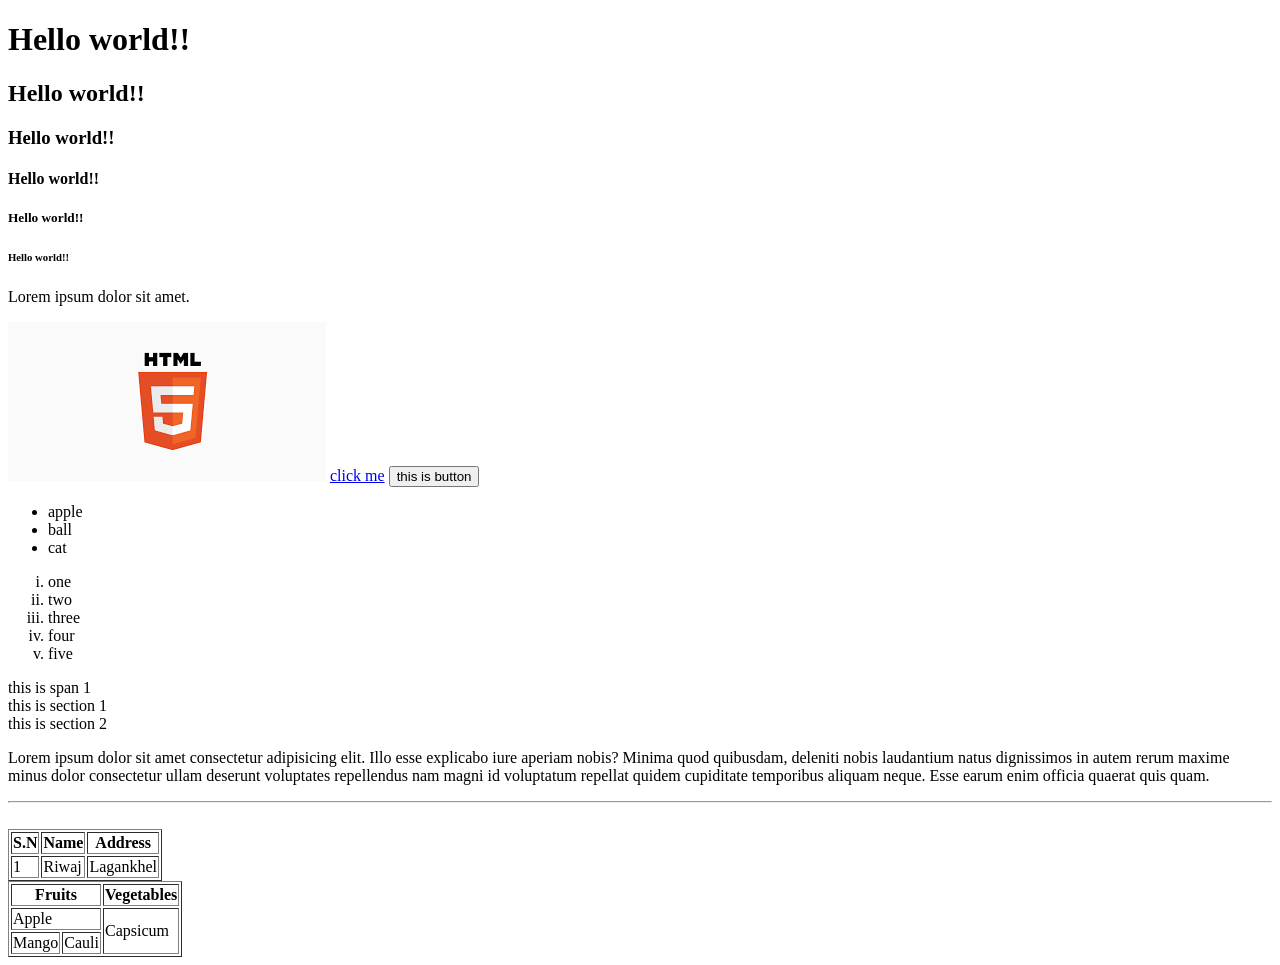
<file: index.html>
<!doctype html>
<html lang="en">
  <head>
    <meta charset="UTF-8" />
    <meta name="viewport" content="width=device-width, initial-scale=1.0" />
    <title>My first html</title>
  </head>
  <body>
    <!-- <tags> -->
    <!-- <tag>content</tag>   -> element -->
    <header></header>
    <nav></nav>
    <main>
      <div></div>
      <section></section>
      <article></article>
      <figure></figure>
    </main>
    <h1>Hello world!!</h1>
    <h2>Hello world!!</h2>
    <h3>Hello world!!</h3>
    <h4>Hello world!!</h4>
    <h5>Hello world!!</h5>
    <h6>Hello world!!</h6>

    <p>Lorem ipsum dolor sit amet.</p>
    <img
      src="[data-uri]"
      alt="html ko image"
    />

    <a href="https://www.lftechnology.com/" target="_blank">click me</a>

    <button>this is button</button>

    <ul type="disc">
      <li>apple</li>
      <li>ball</li>
      <li>cat</li>
    </ul>

    <ol type="i">
      <li>one</li>
      <li>two</li>
      <li>three</li>
      <li>four</li>
      <li>five</li>
    </ol>

    <span>this is span 1</span>

    <div>this is section 1</div>

    <div>this is section 2</div>

    <p>
      Lorem ipsum dolor sit amet consectetur adipisicing elit. Illo esse
      explicabo iure aperiam nobis? Minima quod quibusdam, deleniti nobis
      laudantium natus dignissimos in autem rerum maxime minus dolor consectetur
      ullam deserunt voluptates repellendus nam magni id voluptatum repellat
      quidem cupiditate temporibus aliquam neque. Esse earum enim officia
      quaerat quis quam.
    </p>

    <hr />
    <br />

    <table border="1">
      <tr>
        <th>S.N</th>
        <th>Name</th>
        <th>Address </th>
      </tr>
      <tr>
        <td>1</td>
        <td>Riwaj</td>
        <td>Lagankhel</td>
      </tr>
    </table>


    <table border="1">
        <tr >
            <th colspan="2">Fruits</th>
            <th>Vegetables</th>
        </tr>
        <tr>
            <td colspan="2">Apple</td>
            <td rowspan="2">Capsicum</td>
        </tr>
        <tr>
            <td >Mango</td>
            <td>Cauli</td>
        </tr>
    </table>
  </body>
</html>
</file>
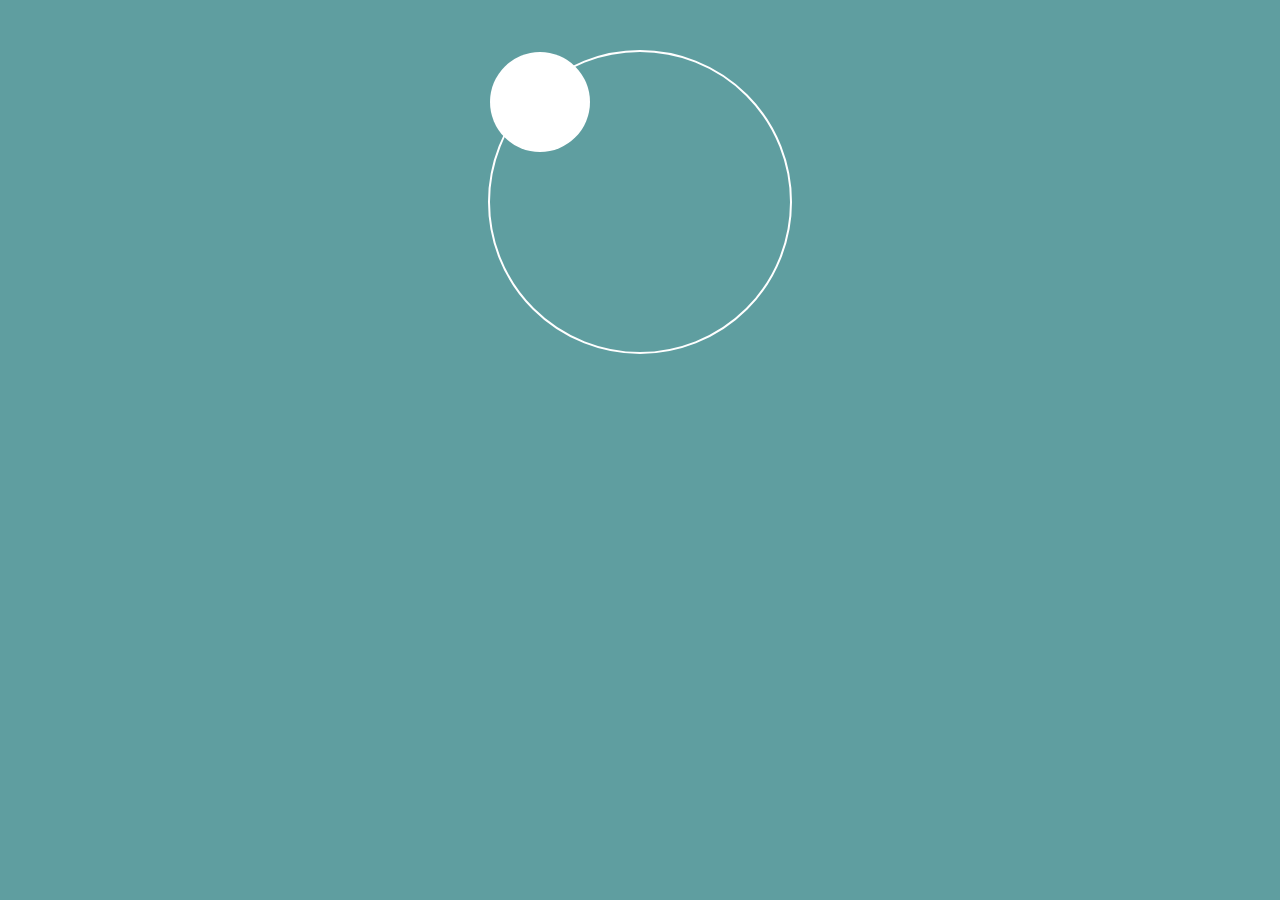
<file: animation.html>
<!DOCTYPE html>
<html lang="en">
<head>
    <meta charset="UTF-8">
    <meta name="viewport" content="width=device-width, initial-scale=1.0">
    <title>Css Animations</title>

    <style>
        body{
             background-color: cadetblue;
        }
        .container{
            margin: 50px auto;
            height: 300px;
            width: 300px;
           border: 2px solid white;
              animation-name: circle;
          animation-duration: 4s;
          animation-timing-function: linear;
          /* animation-iteration-count: infinite; */
          border-radius: 50%;
          /* transition: all 2s ease-in-out; */
        }

        .box{
              height: 100px;
            width: 100px;
          background-color: white;
          border-radius: 50%;
          /* animation-name: apple;
          animation-duration: 4s;
          animation-timing-function: linear;
          animation-iteration-count: infinite; */
          /* animation-fill-mode: forwards; */
          
          /* animation-delay: 2s; */
          /* animation-iteration-count: infinite; */
          /* animation-direction: alternate-reverse; */
          /* animation-timing-function: cubic-bezier(0.27, -0.35, 1, -0.55) */
        }

        @keyframes apple {
            0%{
                    transform: translate(0,0);
            }
            25%{
                transform: translate(200px,0);
                /* background-color: black;
                border-radius: 20%; */
            }
            50%{
                transform: translate(200px,200px);
                /* background-color: purple;
                border-radius: 50%; */

            }
            75%{
                transform: translate(0,200px);
                /* background-color: brown;
                border-radius: 20%; */
            }
            100%{
                transform: translate(0,0);
            }
          
        }

        @keyframes circle {
            from{
                transform: rotate(0deg);

            }
            to{
                transform: rotate(360deg);
               
            }
            
        }

       
    </style>
</head>


<body>
<div class="container">
    <div class="box">
    
    </div>
</div>
    
</body>
</html>
</file>
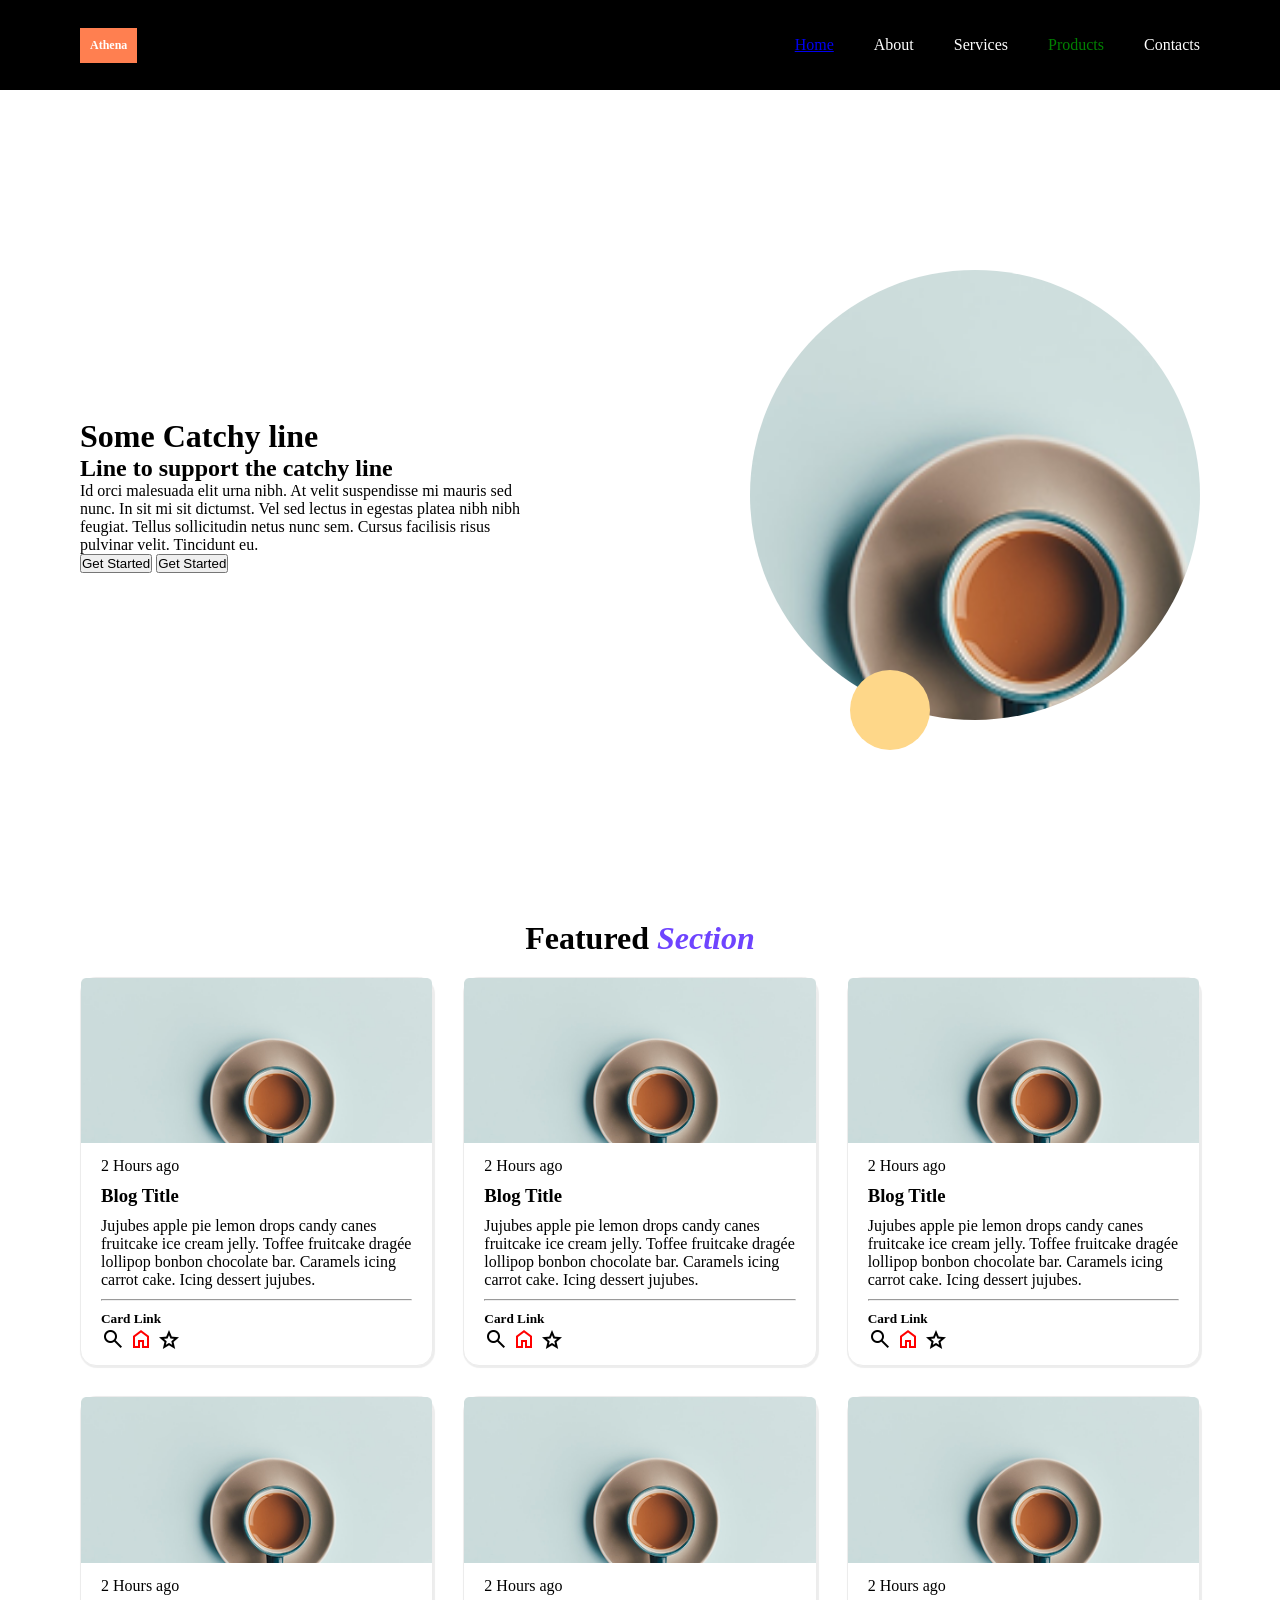
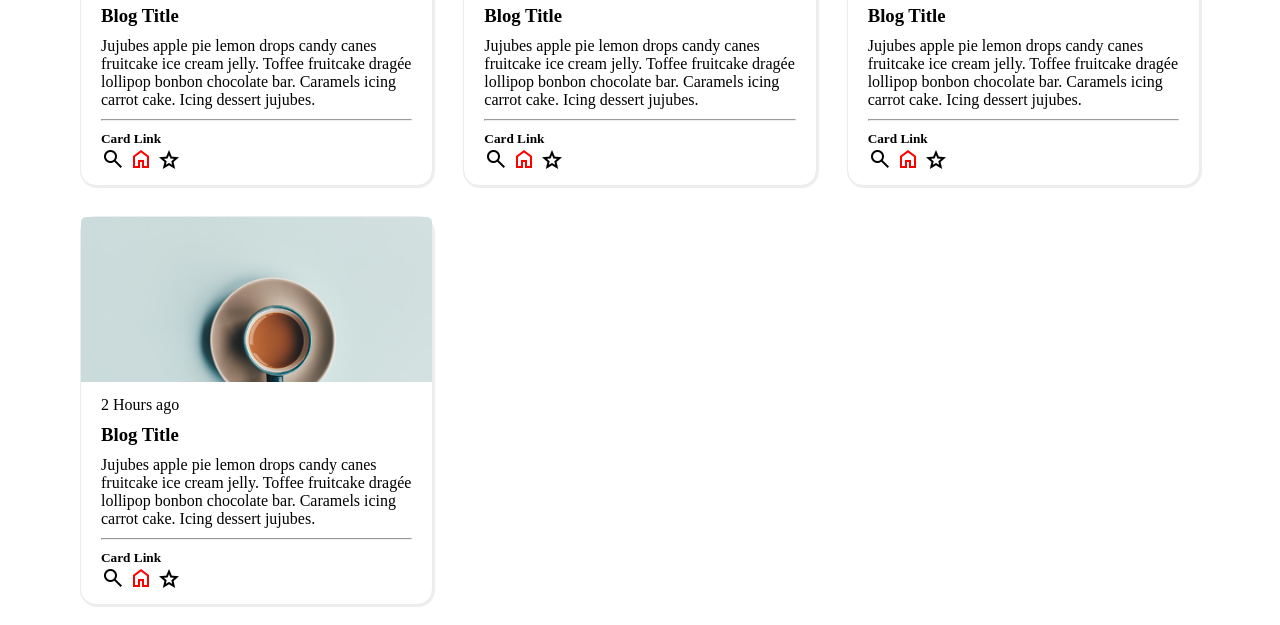
<file: athena.html>
<!doctype html>
<html lang="en">
  <head>
    <meta charset="UTF-8" />
    <meta name="viewport" content="width=device-width, initial-scale=1.0" />
    <title>Athena</title>
    <link rel="stylesheet" href="./athena.css" />
    <link
      href="https://fonts.googleapis.com/css2?family=Material+Symbols+Outlined"
      rel="stylesheet"
    />
  </head>
  <body>
    <nav id="navid">
      <h1 id="btn">Athena</h1>
      <div class="nav-items">
        <a href="flex.html" target="_blank">Home</a>
        <div>About</div>
        <div>Services</div>
        <div id="prod">Products</div>
        <div>Contacts</div>
      </div>
    </nav>

    <div class="menu">
      <h1>Athena</h1>
      <span class="material-symbols-outlined"> menu </span>
    </div>

    <div class="hero">
      <div class="textarea">
        <h1>Some Catchy line</h1>
        <h2>Line to support the catchy line</h2>
        <p>
          Id orci malesuada elit urna nibh. At velit suspendisse mi mauris sed
          nunc. In sit mi sit dictumst. Vel sed lectus in egestas platea nibh
          nibh feugiat. Tellus sollicitudin netus nunc sem. Cursus facilisis
          risus pulvinar velit. Tincidunt eu.
        </p>
        <button id="btn">Get Started</button>
        <button id="btn">Get Started</button>
      </div>
      <div class="imgarea">
        <img src="./cuppp.png" alt="" />
        <div class="yellow"></div>
      </div>
    </div>

    <div class="featured">
      <h1 style="text-align: center; margin-bottom: 20px">
        Featured
        <span style="font-style: italic; color: #6e44ff"> Section </span>
      </h1>

      <div class="cards">
        <div class="card">
          <img src="./cuppp.png" alt="" />
          <div class="content">
            <p>2 Hours ago</p>
            <h3>Blog Title</h3>
            <p>
              Jujubes apple pie lemon drops candy canes fruitcake ice cream
              jelly. Toffee fruitcake dragée lollipop bonbon chocolate bar.
              Caramels icing carrot cake. Icing dessert jujubes.
            </p>
            <hr />
            <h5>Card Link</h5>
            <span class="material-symbols-outlined"> search </span>
            <span class="material-symbols-outlined icons"> home </span>

            <span class="material-symbols-outlined"> star </span>
          </div>
        </div>
        <div class="card">
          <img src="./cuppp.png" alt="" />
          <div class="content">
            <p>2 Hours ago</p>
            <h3>Blog Title</h3>
            <p>
              Jujubes apple pie lemon drops candy canes fruitcake ice cream
              jelly. Toffee fruitcake dragée lollipop bonbon chocolate bar.
              Caramels icing carrot cake. Icing dessert jujubes.
            </p>
            <hr />
            <h5>Card Link</h5>
            <span class="material-symbols-outlined"> search </span>
            <span class="material-symbols-outlined icons"> home </span>

            <span class="material-symbols-outlined"> star </span>
          </div>
        </div>
        <div class="card">
          <img src="./cuppp.png" alt="" />
          <div class="content">
            <p>2 Hours ago</p>
            <h3>Blog Title</h3>
            <p>
              Jujubes apple pie lemon drops candy canes fruitcake ice cream
              jelly. Toffee fruitcake dragée lollipop bonbon chocolate bar.
              Caramels icing carrot cake. Icing dessert jujubes.
            </p>
            <hr />
            <h5>Card Link</h5>
            <span class="material-symbols-outlined"> search </span>
            <span class="material-symbols-outlined icons"> home </span>

            <span class="material-symbols-outlined"> star </span>
          </div>
        </div>
        <div class="card">
          <img src="./cuppp.png" alt="" />
          <div class="content">
            <p>2 Hours ago</p>
            <h3>Blog Title</h3>
            <p>
              Jujubes apple pie lemon drops candy canes fruitcake ice cream
              jelly. Toffee fruitcake dragée lollipop bonbon chocolate bar.
              Caramels icing carrot cake. Icing dessert jujubes.
            </p>
            <hr />
            <h5>Card Link</h5>
            <span class="material-symbols-outlined"> search </span>
            <span class="material-symbols-outlined icons"> home </span>

            <span class="material-symbols-outlined"> star </span>
          </div>
        </div>
        <div class="card">
          <img src="./cuppp.png" alt="" />
          <div class="content">
            <p>2 Hours ago</p>
            <h3>Blog Title</h3>
            <p>
              Jujubes apple pie lemon drops candy canes fruitcake ice cream
              jelly. Toffee fruitcake dragée lollipop bonbon chocolate bar.
              Caramels icing carrot cake. Icing dessert jujubes.
            </p>
            <hr />
            <h5>Card Link</h5>
            <span class="material-symbols-outlined"> search </span>
            <span class="material-symbols-outlined icons"> home </span>

            <span class="material-symbols-outlined"> star </span>
          </div>
        </div>
        <div class="card">
          <img src="./cuppp.png" alt="" />
          <div class="content">
            <p>2 Hours ago</p>
            <h3>Blog Title</h3>
            <p>
              Jujubes apple pie lemon drops candy canes fruitcake ice cream
              jelly. Toffee fruitcake dragée lollipop bonbon chocolate bar.
              Caramels icing carrot cake. Icing dessert jujubes.
            </p>
            <hr />
            <h5>Card Link</h5>
            <span class="material-symbols-outlined"> search </span>
            <span class="material-symbols-outlined icons"> home </span>

            <span class="material-symbols-outlined"> star </span>
          </div>
        </div>
        <div class="card">
          <img src="./cuppp.png" alt="" />
          <div class="content">
            <p>2 Hours ago</p>
            <h3>Blog Title</h3>
            <p>
              Jujubes apple pie lemon drops candy canes fruitcake ice cream
              jelly. Toffee fruitcake dragée lollipop bonbon chocolate bar.
              Caramels icing carrot cake. Icing dessert jujubes.
            </p>
            <hr />
            <h5>Card Link</h5>
            <span class="material-symbols-outlined"> search </span>
            <span class="material-symbols-outlined icons"> home </span>

            <span class="material-symbols-outlined"> star </span>
          </div>
        </div>
      </div>
    </div>

    <script src="./javascript/dom.js"></script>
  </body>
</html>
</file>
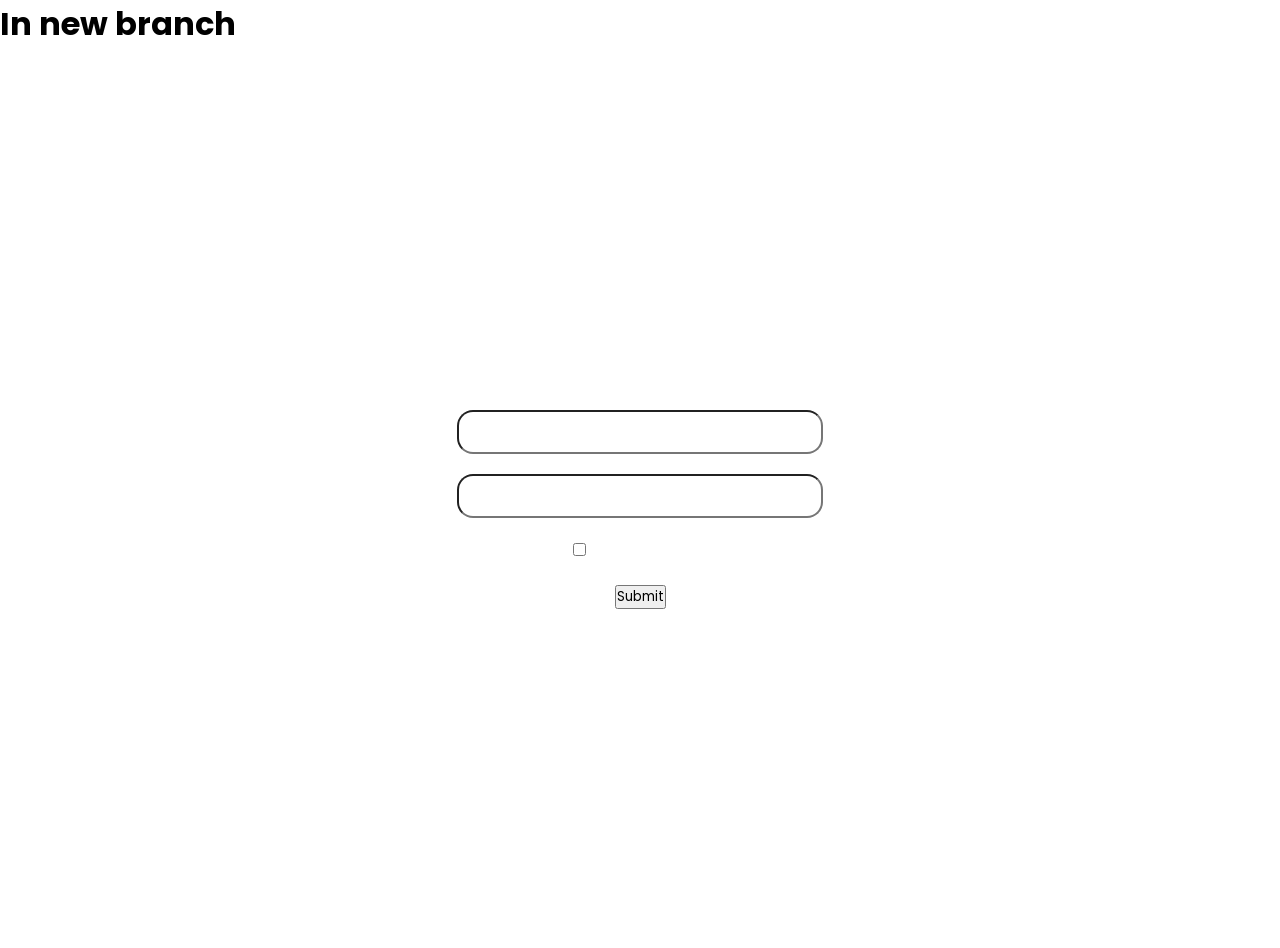
<file: background.html>
<!DOCTYPE html>
<html lang="en">
<head>
    <meta charset="UTF-8">
    <meta name="viewport" content="width=device-width, initial-scale=1.0">
    <title>Login Page</title>

    <style>
        @import url('https://fonts.googleapis.com/css2?family=Poppins:ital,wght@0,100;0,200;0,300;0,400;0,500;0,600;0,700;0,800;0,900;1,100;1,200;1,300;1,400;1,500;1,600;1,700;1,800;1,900&display=swap');


        *{
            margin: 0;
            padding: 0;
            box-sizing: border-box;
             font-family: "Poppins", sans-serif;

        }
        .container{
            /* background-image: url(https://i.ytimg.com/vi/sDRpzyd28rk/maxresdefault.jpg); */
            /* background-image: url(./bg.jpg); */
            background-image: url(https://cdn.pixabay.com/photo/2023/10/12/17/56/after-the-rain-8311416_1280.jpg);
            background-position: center;
            background-repeat: no-repeat;
            background-size: cover;
           height: 100vh;
           color: white;
           display: flex;
           justify-content: center;
           align-items: center;
        }

        .card{
    width: 400px;
    margin:0 auto;
    
    border: 1px solid white;
    padding: 16px;
    text-align: center;
    border-radius: 16px;
    backdrop-filter: blur(4px);
    display: flex;
    gap: 20px;
    flex-direction: column;
    
 
    /* color: blue; */
}

input{
    background: transparent;
    outline: none;
   
    /* border-bottom: 1px solid white; */
    /* border: 1px solid white; */
    color: white;
    padding: 10px;
    border-radius: 16px;
  
}
.abc input{
      width: 100%;
}


input:focus{
   border: 1px solid blue;
}


input::placeholder{
    color: rgba(255, 255, 255, 0.726);
  
}

.abc button:hover{
    background-color: black;
    color: white;
}
    </style>
</head>


<body>
<h1>In new branch</h1>
    <div class="container">
       <div class="card">
        <h1>Login</h1>
       <div class="abc">
         <input type="text" placeholder="enter your email">
       </div>
      

       <div class="abc">
         <input type="password" placeholder="enter your password">
       </div>
       <div>
         <input type="checkbox">
         Remember Me
       </div>
       <div class="abc">
         <button>Submit</button>
       </div>
        <p>Don't have an account? Register</p>
       </div>
    </div>
    
    
</body>
</html>
</file>
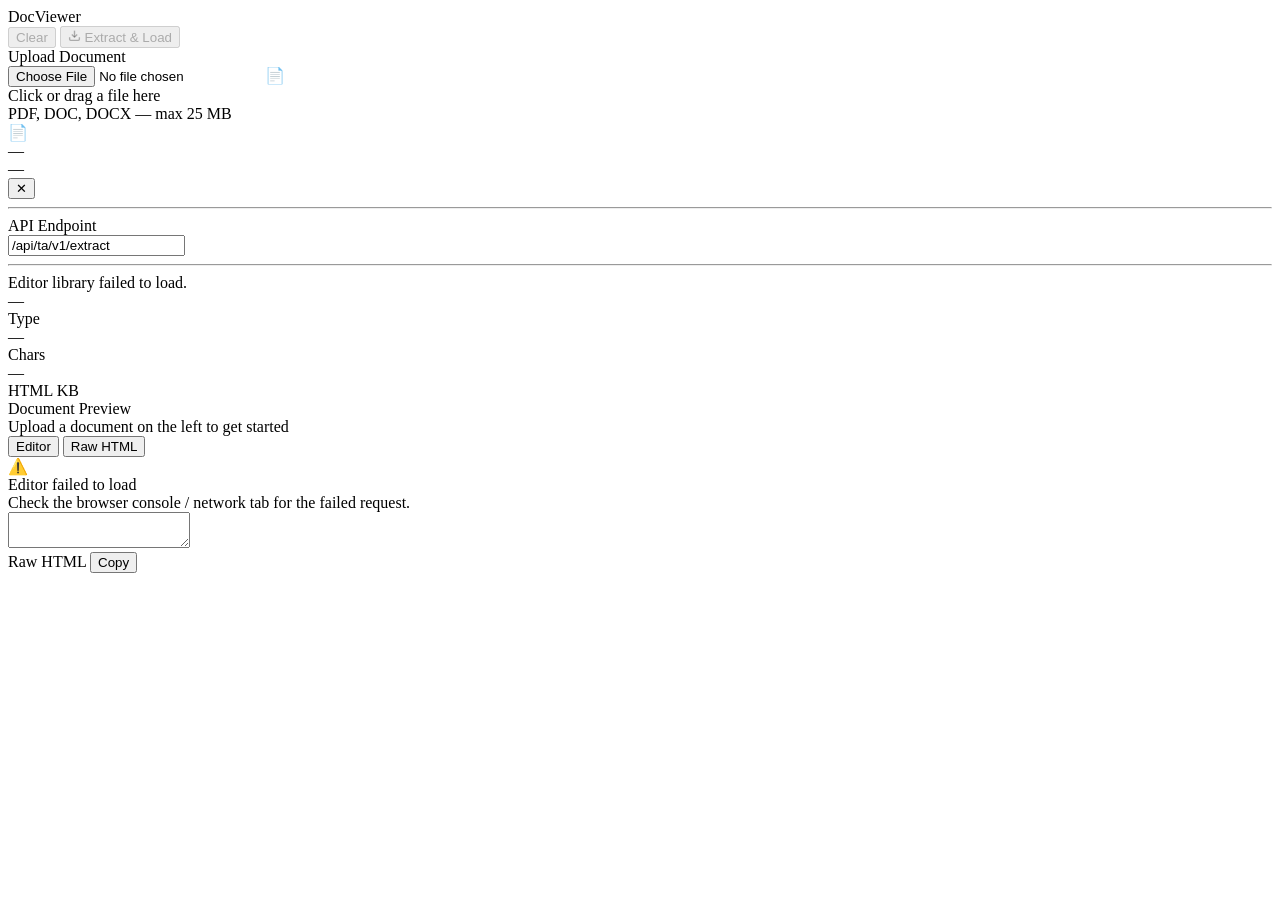
<file: blog.html>
<!DOCTYPE html>
<html lang="en">
<head>
    <meta charset="UTF-8">
    <meta name="viewport" content="width=device-width, initial-scale=1.0">
    <title>Document</title>
</head>
<body>

<div class="topbar">
  <div class="topbar-brand">Doc<span>Viewer</span></div>
  <div class="topbar-actions">
    <button class="btn btn-ghost btn-sm" id="btnClearEditor" disabled>Clear</button>
    <button class="btn btn-primary btn-sm" id="btnExtract" disabled>
      <svg width="13" height="13" viewBox="0 0 24 24" fill="none" stroke="currentColor" stroke-width="2.5"><path d="M21 15v4a2 2 0 0 1-2 2H5a2 2 0 0 1-2-2v-4"/><polyline points="7 10 12 15 17 10"/><line x1="12" y1="15" x2="12" y2="3"/></svg>
      Extract &amp; Load
    </button>
  </div>
</div>

<div class="layout">

  <aside class="sidebar">
    <div>
      <div class="sidebar-title">Upload Document</div>
    </div>

    <label class="upload-zone" id="uploadZone">
      <input type="file" id="fileInput" accept=".pdf,.doc,.docx" />
      <span class="upload-icon">📄</span>
      <div class="upload-label">Click or drag a file here</div>
      <div class="upload-hint">PDF, DOC, DOCX — max 25 MB</div>
    </label>

    <div class="file-card" id="fileCard">
      <span class="file-card-icon" id="fileCardIcon">📄</span>
      <div class="file-card-info">
        <div class="file-card-name" id="fileCardName">—</div>
        <div class="file-card-meta" id="fileCardMeta">—</div>
      </div>
      <button class="file-card-remove" id="btnRemoveFile" title="Remove file">✕</button>
    </div>

    <hr class="sidebar-divider" />

    <div>
      <div class="field-label">API Endpoint</div>
      <input class="field-input" type="text" id="apiUrl" value="/api/ta/v1/extract" placeholder="/api/ta/v1/extract" />
    </div>

    <hr class="sidebar-divider" />

    <div class="progress-wrap" id="progressWrap">
      <div class="progress-bar" id="progressBar"></div>
    </div>

    <div class="status-box" id="statusBox"></div>

    <div class="stats-row" id="statsRow">
      <div class="stat-chip">
        <div class="stat-val" id="statType">—</div>
        <div class="stat-lbl">Type</div>
      </div>
      <div class="stat-chip">
        <div class="stat-val" id="statChars">—</div>
        <div class="stat-lbl">Chars</div>
      </div>
      <div class="stat-chip">
        <div class="stat-val" id="statSize">—</div>
        <div class="stat-lbl">HTML KB</div>
      </div>
    </div>

  </aside>

  <main class="editor-area">

    <div class="editor-header">
      <div>
        <div class="editor-title" id="editorTitle">Document Preview</div>
        <div class="editor-subtitle" id="editorSubtitle">Upload a document on the left to get started</div>
      </div>
      <div class="mode-tabs">
        <button class="mode-tab active" id="tabEditor" onclick="switchMode('editor')">Editor</button>
        <button class="mode-tab" id="tabRaw" onclick="switchMode('raw')">Raw HTML</button>
      </div>
    </div>

    <div class="editor-wrap" id="editorWrap">
      <div class="empty-state" id="emptyState">
        <span class="empty-icon">📂</span>
        <div class="empty-title">No document loaded</div>
        <div class="empty-hint">Upload a PDF or Word file and click "Extract &amp; Load"</div>
      </div>
      <textarea id="sunEditor"></textarea>
    </div>

    <div class="raw-panel" id="rawPanel">
      <div class="raw-panel-header">
        <span class="raw-panel-label">Raw HTML</span>
        <button class="btn btn-ghost btn-sm" onclick="copyRaw()">Copy</button>
      </div>
      <pre id="rawHtml"></pre>
    </div>

  </main>
</div>

<script>
  // ════════════════════════════════════════════════════════════════
  // FIXED: Direct DOM manipulation with proper SunEditor handling
  // ════════════════════════════════════════════════════════════════

  let selectedFile = null;
  let currentMode  = 'editor';
  let editor       = null;

  function formatBytes(bytes) {
    if (bytes < 1024) return bytes + ' B';
    if (bytes < 1024 * 1024) return (bytes / 1024).toFixed(1) + ' KB';
    return (bytes / (1024 * 1024)).toFixed(2) + ' MB';
  }

  function fileIcon(name) {
    const ext = (name || '').split('.').pop().toLowerCase();
    if (ext === 'pdf')  return '📕';
    if (ext === 'docx' || ext === 'doc') return '📘';
    return '📄';
  }

  function setStatus(msg, type) {
    const box = document.getElementById('statusBox');
    if (!msg) { box.classList.remove('visible'); return; }
    box.className = 'status-box visible ' + (type || 'info');
    box.textContent = msg;
  }

  function setProgress(pct) {
    const wrap = document.getElementById('progressWrap');
    const bar  = document.getElementById('progressBar');
    if (pct === null) { wrap.classList.remove('visible'); bar.style.width = '0%'; return; }
    wrap.classList.add('visible');
    bar.style.width = pct + '%';
  }

  function onFileSelected(file) {
    if (!file) return;
    selectedFile = file;
    document.getElementById('fileCardIcon').textContent = fileIcon(file.name);
    document.getElementById('fileCardName').textContent = file.name;
    document.getElementById('fileCardMeta').textContent =
      formatBytes(file.size) + ' · ' + file.name.split('.').pop().toUpperCase();
    document.getElementById('fileCard').classList.add('visible');
    document.getElementById('uploadZone').style.display = 'none';
    document.getElementById('btnExtract').disabled = false;
    setStatus('');
  }

  function clearFile() {
    selectedFile = null;
    document.getElementById('fileInput').value = '';
    document.getElementById('fileCard').classList.remove('visible');
    document.getElementById('uploadZone').style.display = '';
    document.getElementById('btnExtract').disabled = true;
    document.getElementById('statsRow').classList.remove('visible');
    setStatus('');
  }

  // ── CRITICAL FIX: Parse HTML and insert directly into editor ──
  function insertHtmlInOrder(html) {
    // Create a temporary container
    const tempDiv = document.createElement('div');
    tempDiv.innerHTML = html;

    // Get all child nodes in order
    const children = Array.from(tempDiv.childNodes);

    // Get the editor's editable area
    const editorElement = document.querySelector('.sun-editor-editable');
    if (!editorElement) {
      console.error('Editor element not found');
      return;
    }

    // Clear the editor
    editorElement.innerHTML = '';

    // Process and append each child in order
    children.forEach(child => {
      if (child.nodeType === 3) { // Text node
        // Skip empty text nodes
        const text = child.textContent.trim();
        if (text) {
          const p = document.createElement('p');
          p.textContent = text;
          editorElement.appendChild(p);
        }
      } else if (child.nodeType === 1) { // Element node
        if (child.tagName === 'TABLE') {
          // Check if it's a single-cell table (callout)
          const rows = child.querySelectorAll('tr');
          const totalCells = child.querySelectorAll('td, th').length;

          if (rows.length === 1 && totalCells === 1) {
            // Convert single-cell table to callout div
            const cell = child.querySelector('td, th');
            const divBox = document.createElement('div');
            divBox.className = 'extracted-callout';
            divBox.innerHTML = cell.innerHTML;
            editorElement.appendChild(divBox);
          } else {
            // Clone the table and ensure it has tbody
            const tableClone = child.cloneNode(true);
            if (!tableClone.querySelector('tbody')) {
              const tbody = document.createElement('tbody');
              const trElements = Array.from(tableClone.children).filter(el => el.tagName === 'TR');
              trElements.forEach(tr => tbody.appendChild(tr));
              tableClone.innerHTML = '';
              tableClone.appendChild(tbody);
            }
            editorElement.appendChild(tableClone);
          }
        } else {
          // Clone non-table elements
          const clone = child.cloneNode(true);
          editorElement.appendChild(clone);
        }
      }
    });

    // Force SunEditor to update its internal state
    if (editor) {
      // Use the editor's context to trigger an update
      const editorInstance = editor;
      if (editorInstance.core && editorInstance.core.context) {
        // This triggers SunEditor's internal update mechanism
        editorInstance.core.context.element.wysiwyg.innerHTML = editorElement.innerHTML;
        // Update the textarea value
        if (editorInstance.core.context.element.textarea) {
          editorInstance.core.context.element.textarea.value = editorElement.innerHTML;
        }
        // Trigger change event
        if (editorInstance.onChange) {
          editorInstance.onChange(editorElement.innerHTML);
        }
      }
    }
  }

  function loadIntoEditor(data) {
    let html = data.html || '';
    const text = data.text || '';

    // Hide empty state
    document.getElementById('emptyState').classList.add('hidden');

    // Insert HTML directly into the editor DOM in order
    insertHtmlInOrder(html);

    // Update Raw HTML view
    document.getElementById('rawHtml').textContent = html;

    document.getElementById('editorTitle').textContent = data.filename || 'Document';
    document.getElementById('editorSubtitle').textContent =
      (data.file_type || '').toUpperCase() + ' · Loaded at ' + new Date().toLocaleTimeString();
    document.getElementById('statType').textContent  = (data.file_type || '—').toUpperCase();
    document.getElementById('statChars').textContent = text.length.toLocaleString();
    document.getElementById('statSize').textContent  = (html.length / 1024).toFixed(1);
    document.getElementById('statsRow').classList.add('visible');
    document.getElementById('btnClearEditor').disabled = false;
  }

  function switchMode(mode) {
    currentMode = mode;
    document.getElementById('tabEditor').classList.toggle('active', mode === 'editor');
    document.getElementById('tabRaw').classList.toggle('active', mode === 'raw');
    document.getElementById('editorWrap').style.display  = mode === 'editor' ? '' : 'none';
    document.getElementById('rawPanel').classList.toggle('visible', mode === 'raw');
  }

  function copyRaw() {
    const rawContent = document.getElementById('rawHtml').textContent;
    navigator.clipboard.writeText(rawContent).then(() => {
      setStatus('Raw HTML copied to clipboard.', 'success');
      setTimeout(() => setStatus(''), 2000);
    }).catch(() => {
      // Fallback for older browsers
      const textarea = document.createElement('textarea');
      textarea.value = rawContent;
      document.body.appendChild(textarea);
      textarea.select();
      document.execCommand('copy');
      document.body.removeChild(textarea);
      setStatus('Raw HTML copied to clipboard.', 'success');
      setTimeout(() => setStatus(''), 2000);
    });
  }

  // ════════════════════════════════════════════════════════════════
  // Init
  // ════════════════════════════════════════════════════════════════

  function initApp() {
    if (typeof SUNEDITOR === 'undefined') {
      console.error('[DocViewer] SUNEDITOR global is still undefined after load.');
      setStatus('Editor library failed to load (check console / network tab).', 'error');
      return;
    }

    const target = document.getElementById('sunEditor');
    if (!target) {
      console.error('[DocViewer] #sunEditor textarea not found in DOM.');
      setStatus('Internal error: editor target element missing.', 'error');
      return;
    }

    editor = SUNEDITOR.create(target, {
      width: '100%',
      height: 'auto',
      minHeight: '600px',
      buttonList: [
        ['undo', 'redo'],
        ['fontSize', 'formatBlock'],
        ['bold', 'underline', 'italic', 'strike'],
        ['fontColor', 'hiliteColor'],
        ['align', 'horizontalRule', 'list'],
        ['table', 'link'],
        ['fullScreen', 'showBlocks', 'codeView'],
        ['print'],
      ],
    });

    // File input
    document.getElementById('fileInput').addEventListener('change', function () {
      if (this.files && this.files[0]) onFileSelected(this.files[0]);
    });

    // Drag & drop
    const zone = document.getElementById('uploadZone');
    zone.addEventListener('dragover',  e => { e.preventDefault(); zone.classList.add('drag-over'); });
    zone.addEventListener('dragleave', ()  => zone.classList.remove('drag-over'));
    zone.addEventListener('drop', e => {
      e.preventDefault();
      zone.classList.remove('drag-over');
      if (e.dataTransfer.files[0]) onFileSelected(e.dataTransfer.files[0]);
    });

    // Remove file
    document.getElementById('btnRemoveFile').addEventListener('click', clearFile);

    // Extract & load
    document.getElementById('btnExtract').addEventListener('click', async () => {
      if (!selectedFile) { setStatus('Please select a file first.', 'error'); return; }

      const apiUrl = document.getElementById('apiUrl').value.trim();
      if (!apiUrl) { setStatus('Please enter a valid API endpoint URL.', 'error'); return; }

      document.getElementById('btnExtract').disabled = true;
      setStatus('Uploading document…', 'info');
      setProgress(20);

      const formData = new FormData();
      formData.append('file', selectedFile);

      try {
        setProgress(50);
        const res = await fetch(apiUrl, { method: 'POST', body: formData });
        setProgress(80);

        if (!res.ok) {
          let detail = 'HTTP ' + res.status;
          try { const err = await res.json(); detail = err.detail || detail; } catch {}
          throw new Error(detail);
        }

        const data = await res.json();
        setProgress(100);
        loadIntoEditor(data);
        setStatus('✓ Loaded "' + data.filename + '" successfully.', 'success');
        setTimeout(() => setProgress(null), 600);

      } catch (err) {
        setStatus('Error: ' + err.message, 'error');
        setProgress(null);
      } finally {
        document.getElementById('btnExtract').disabled = false;
      }
    });

    // Clear editor
    document.getElementById('btnClearEditor').addEventListener('click', () => {
      const editorElement = document.querySelector('.sun-editor-editable');
      if (editorElement) {
        editorElement.innerHTML = '';
        // Update the editor's internal state
        if (editor && editor.core && editor.core.context) {
          editor.core.context.element.wysiwyg.innerHTML = '';
          if (editor.core.context.element.textarea) {
            editor.core.context.element.textarea.value = '';
          }
        }
      }
      document.getElementById('rawHtml').textContent = '';
      document.getElementById('emptyState').classList.remove('hidden');
      document.getElementById('editorTitle').textContent = 'Document Preview';
      document.getElementById('editorSubtitle').textContent = 'Upload a document on the left to get started';
      document.getElementById('statsRow').classList.remove('visible');
      document.getElementById('btnClearEditor').disabled = true;
      setStatus('');
    });
  }

  if (typeof SUNEDITOR !== 'undefined') {
    console.log('[DocViewer] SunEditor loaded, initializing app.');
    // Wait a tick for the editor to fully initialize
    setTimeout(initApp, 100);
  } else {
    console.error('[DocViewer] SUNEDITOR is not defined. Check the CDN link in the <head>.');
    setStatus('Editor library failed to load.', 'error');
    document.getElementById('emptyState').innerHTML =
      '<span class="empty-icon">⚠️</span>' +
      '<div class="empty-title">Editor failed to load</div>' +
      '<div class="empty-hint">Check the browser console / network tab for the failed request.</div>';
  }
</script>
</body>
</html>
</file>
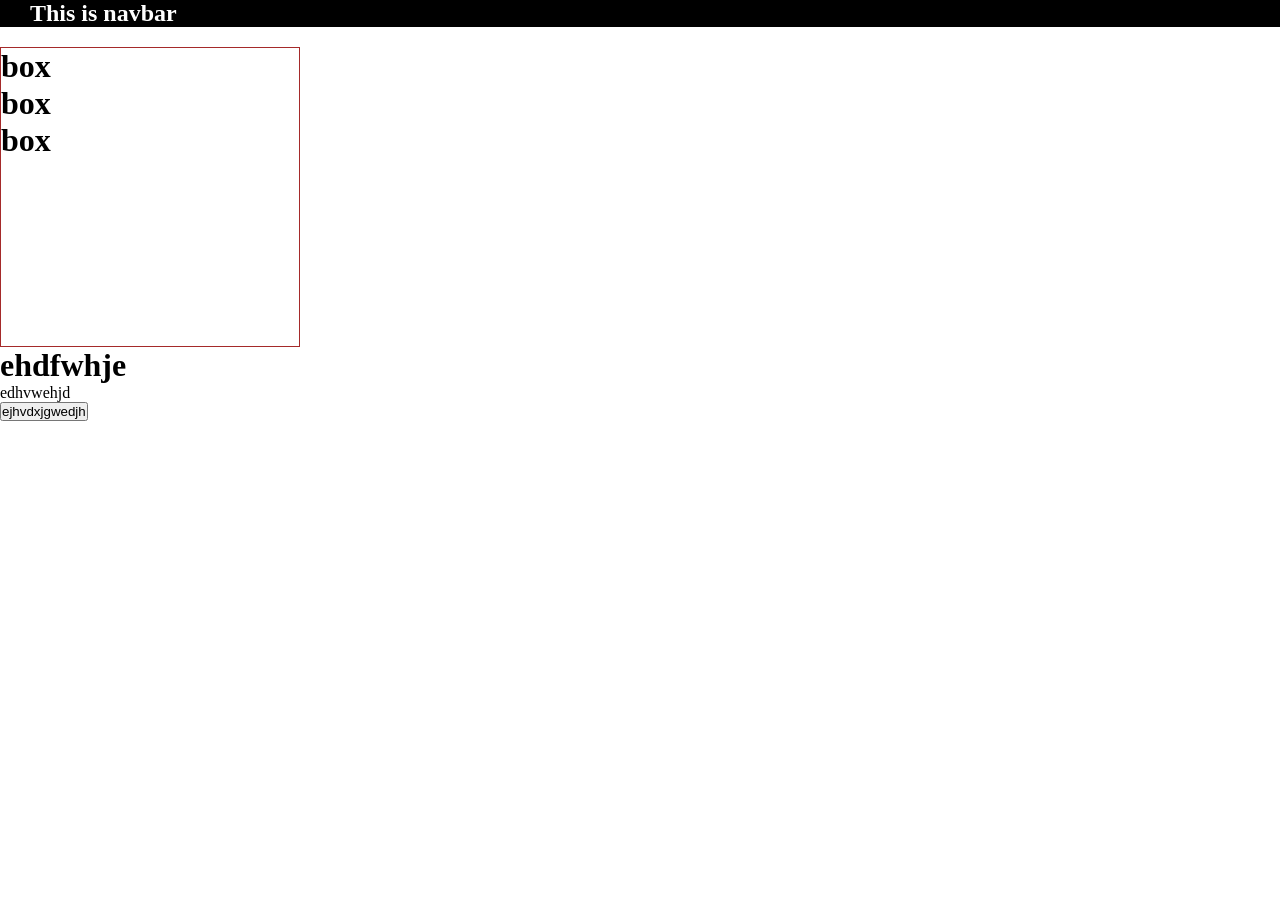
<file: boxmodel.html>
<!DOCTYPE html>
<html lang="en">
<head>
    <meta charset="UTF-8">
    <meta name="viewport" content="width=device-width, initial-scale=1.0">
    <title>Box Model</title>
    
    
    <style>

        *{
            margin: 0;
            padding: 0;
            box-sizing: border-box;
        }
        .container{
            border: 1px solid brown;
            height: 300px;
            width: 300px;
         
            
        }
        

        nav{
            margin-bottom: 20px;

            padding-left: 30px;
        }
    </style>
</head>

<body>

<nav style="background-color: black;">
    <h1 style="color: white;">This is navbar</h1>
</nav>
    <div  class="container">
            <h1>box</h1>
            <h1>box</h1>
            <h1>box</h1>
    </div>


    <h1>ehdfwhje</h1>
    <p>edhvwehjd</p>
    <button>ejhvdxjgwedjh</button>
  


    
</body>
</html>
</file>
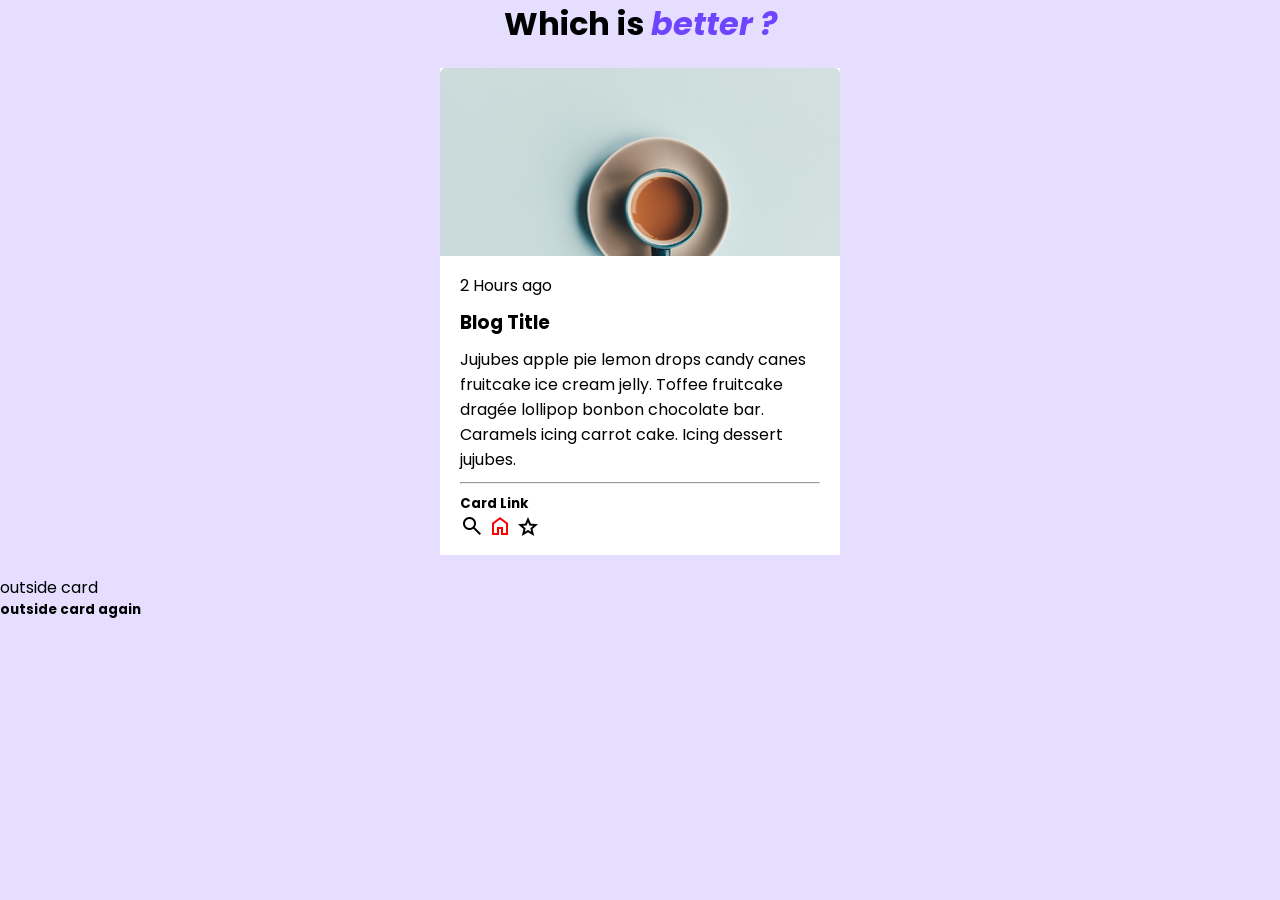
<file: card.html>
<!DOCTYPE html>
<html lang="en">
<head>
    <meta charset="UTF-8">
    <meta name="viewport" content="width=device-width, initial-scale=1.0">
    <title>Document</title>
    <link rel="stylesheet" href="./card.css">
    <link href="https://fonts.googleapis.com/css2?family=Material+Symbols+Outlined" rel="stylesheet" />
</head>
<body>

    <h1 style="text-align: center;" >Which is <span style="font-style: italic; color: #6E44FF;"> better ?</span> </h1> 
    
<div class="card">
    <img src="./cuppp.png" alt="">
   <div class="content">
     <p>2 Hours ago</p>
    <h3>Blog Title</h3>
    <p>Jujubes apple pie lemon drops candy canes fruitcake ice cream jelly. Toffee fruitcake dragée lollipop bonbon chocolate bar. Caramels icing carrot cake. Icing dessert jujubes.</p>
    <hr>
    <h5>Card Link</h5>
    <span class="material-symbols-outlined">
    search
</span>
<span  class="material-symbols-outlined icons">
home
</span>

<span class="material-symbols-outlined">
star
</span>
   </div>
</div>

<p>
    outside card
</p>

<h5>
    outside card again
</h5>





   
</body>
</html>
</file>
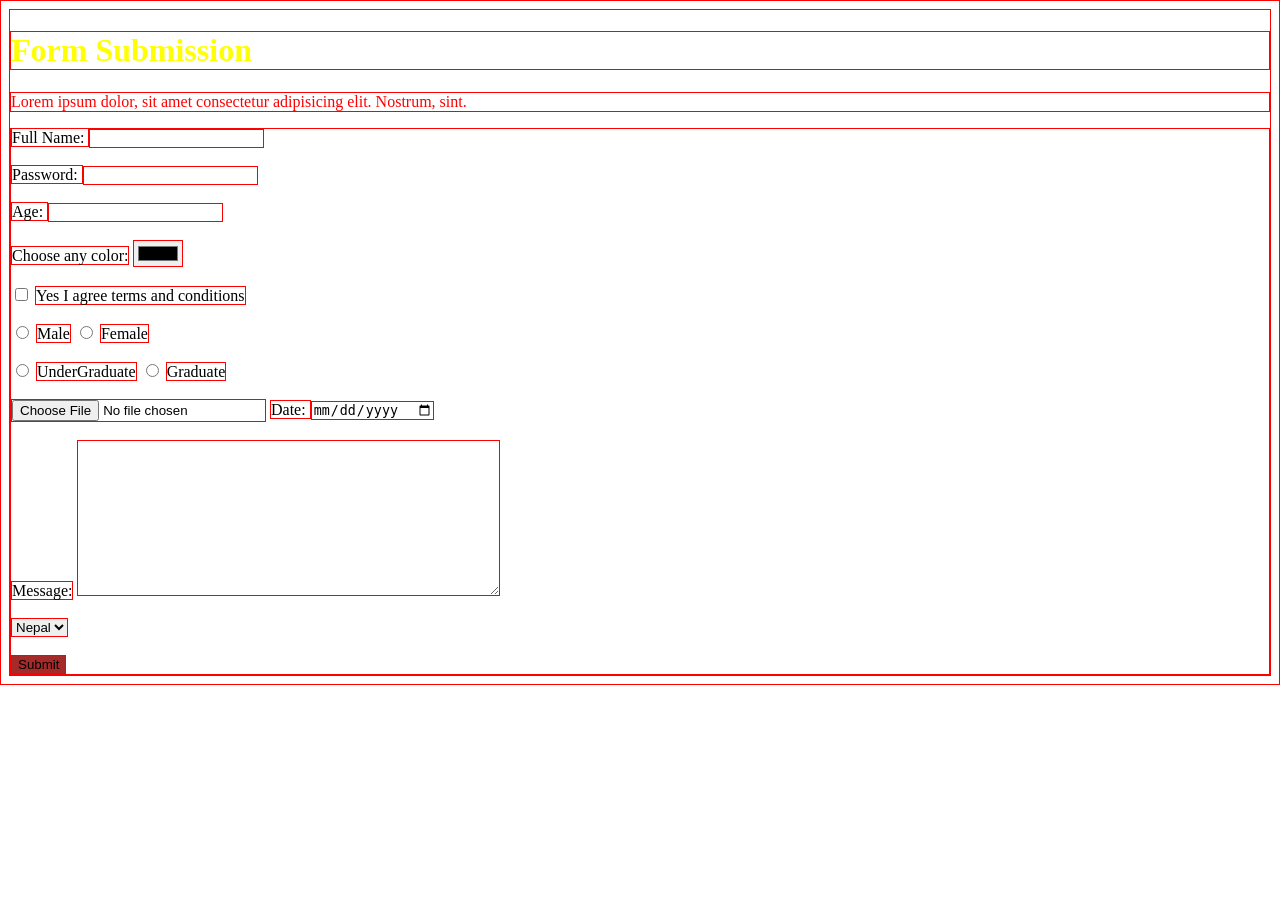
<file: day2.html>
<!DOCTYPE html>
<html lang="en">
<head>
    <meta charset="UTF-8">
    <meta name="viewport" content="width=device-width, initial-scale=1.0">
    <title>Form </title>
   
    <link rel="stylesheet" href="./style.css">
<!-- internal css -->
    <style>

        /* selector {
            property:value
        } */
         /* 
         p{
            color: red;
         }

         h1{
            color: yellow;
         } */

    </style>
</head>
<body>
<!-- Types of css
    inline css
    internal css
    external css -->

    <!-- inline css -->
    <h1 >Form Submission</h1> 

    <p >Lorem ipsum dolor, sit amet consectetur adipisicing elit. Nostrum, sint.</p>
   
    <form onsubmit="" >
     <label for="name">Full Name: </label>
        <input type="text" id="name" required>

        <br><br>

     <label for="pw"> Password: </label>

        <input type="password" id="pw" value="">

        <br><br>

     <label for="number"> Age: </label>

        <input type="number" id="number">

        <br> <br>

        <label for="color">Choose any color:</label>
        <input type="color" >
        <br><br>

        <input type="checkbox" id="yes">
        <label for="yes">Yes I agree terms and conditions</label>
        <br><br>


        <input type="radio" name="gender" id="boy">
         <label for="boy">Male</label>

        <input type="radio" name="gender" id="female">
        <label for="female">Female</label>
        <br> <br>
        <!-- <input type="radio" name="gender" > example -->



        
        <input type="radio" name="class" id="ug">
         <label for="ug">UnderGraduate</label>

        <input type="radio" name="class" id="g">
        <label for="g">Graduate</label>
       
       <br><br>

       <input type="file">

     <label for="date"> Date: </label>

        <input type="date" id="date">

        <br><br>
<label for="message">Message:</label>
        <textarea cols="50" rows="10"  id="message"></textarea>

        <!-- <input type="button" value="click"> -->
        <!-- <button>click</button> -->


        <br><br>
        <select >
            <option value="np">Nepal</option>
            <option value="in">India</option>
            <option value="ch">China</option>
        </select>


        <br><br>
        <button type="submit"> Submit</button>
    </form>
</body>
</html>
</file>
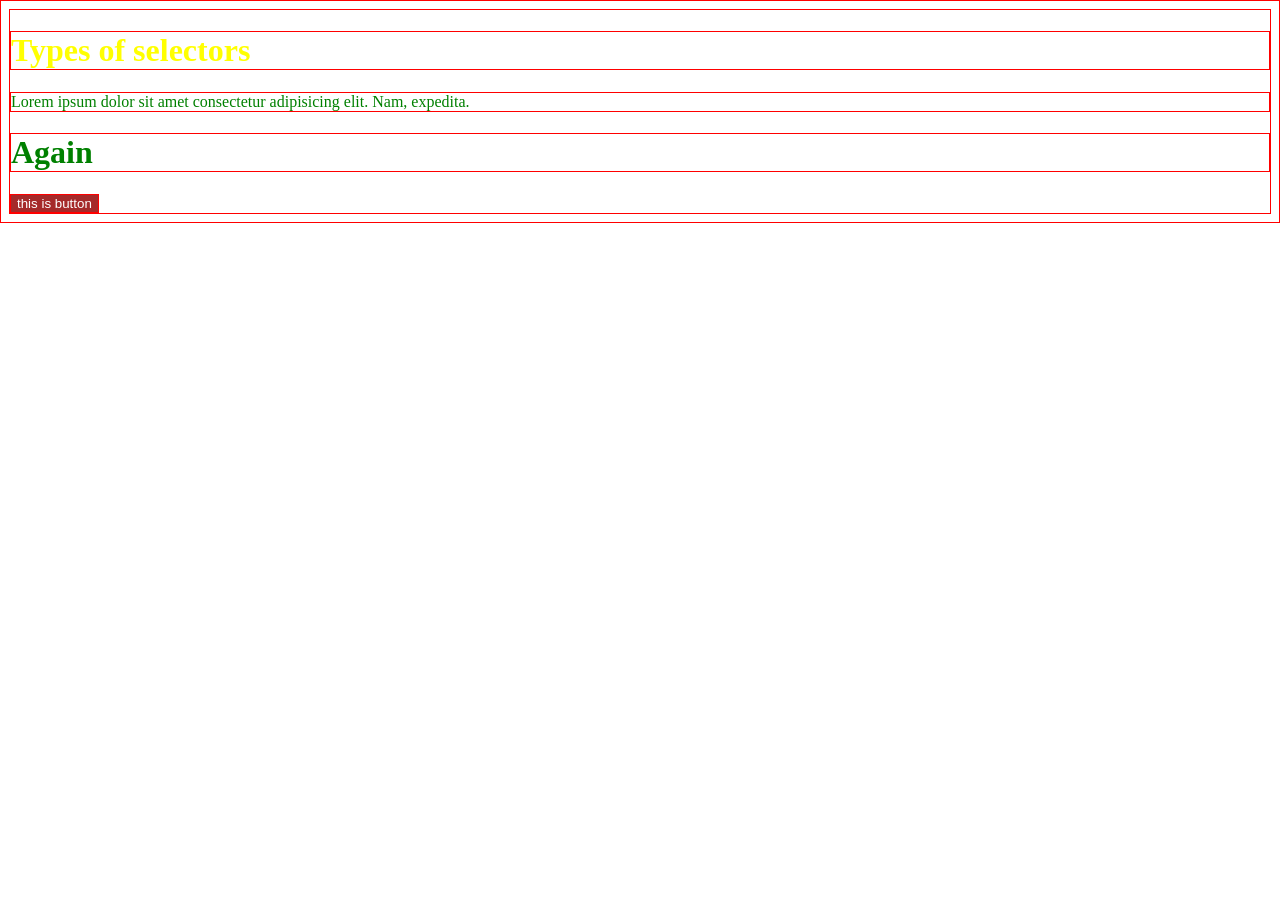
<file: day3.html>
<!DOCTYPE html>
<html lang="en">
<head>
    <meta charset="UTF-8">
    <meta name="viewport" content="width=device-width, initial-scale=1.0">
    <title>Types of selectors</title>
    <link rel="stylesheet" href="./style.css">
</head>
<body>
    
    <h1>Types of selectors</h1>
    <p style="color: coral;" class="para" id="yell">Lorem ipsum dolor sit amet consectetur adipisicing elit. Nam, expedita.</p>
    <h1 class="first" >Again </h1>
    <button class="btnclass" id="btn">this is button</button>



</body>
</html>
</file>
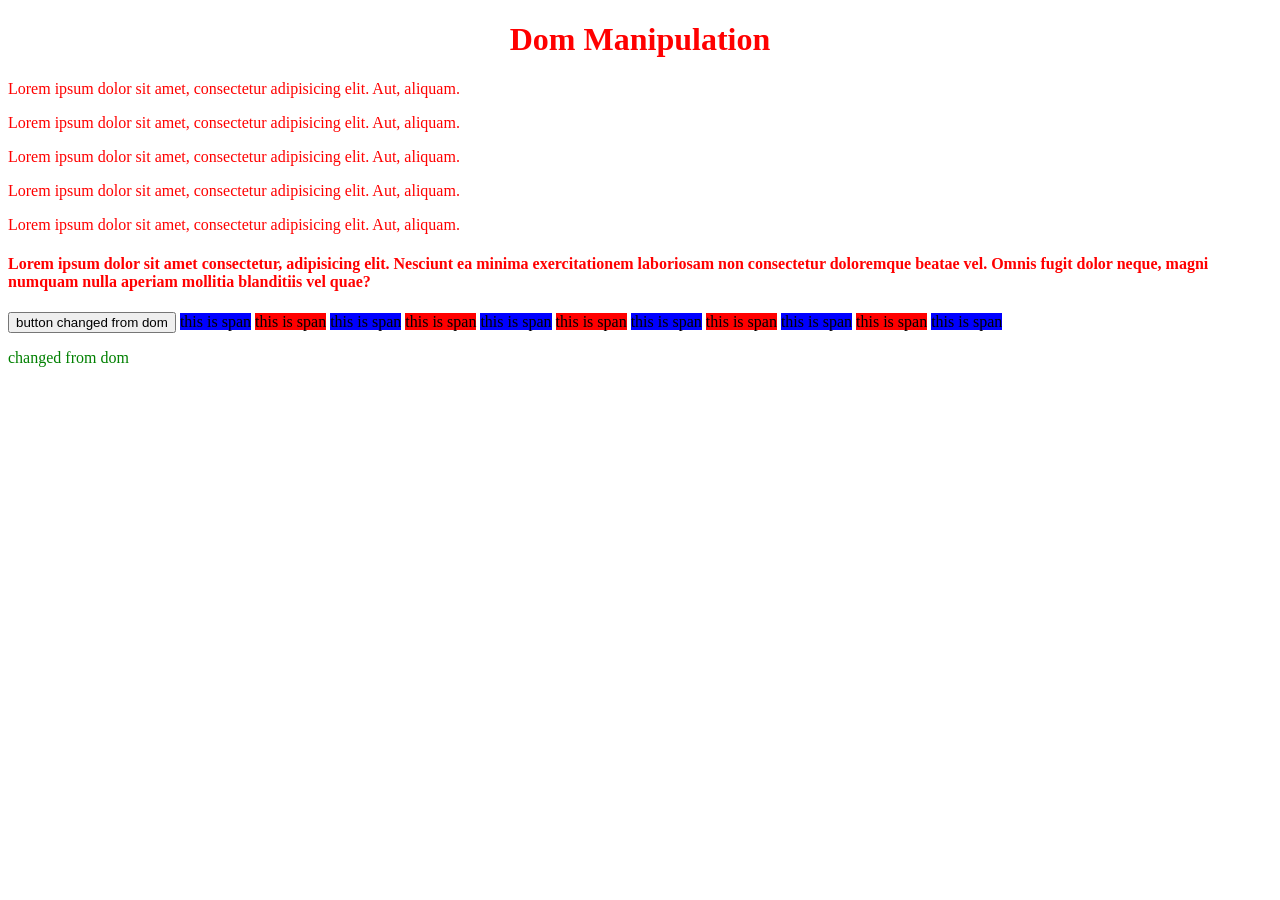
<file: dom.html>
<!doctype html>
<html lang="en">
  <head>
    <meta charset="UTF-8" />
    <meta name="viewport" content="width=device-width, initial-scale=1.0" />
    <title>Dom manipulation</title>
  </head>
  <body>
    <h1 id="myH1">Dom Manipulation</h1>
    <!-- <h1 id="myH1">Dom Manipulation</h1> -->
    <p class="para">
      Lorem ipsum dolor sit amet, consectetur adipisicing elit. Aut, aliquam.
    </p>
    <p class="para">
      Lorem ipsum dolor sit amet, consectetur adipisicing elit. Aut, aliquam.
    </p>
    <p class="para">
      Lorem ipsum dolor sit amet, consectetur adipisicing elit. Aut, aliquam.
    </p>
    <p class="para">
      Lorem ipsum dolor sit amet, consectetur adipisicing elit. Aut, aliquam.
    </p>
    <p class="para">
      Lorem ipsum dolor sit amet, consectetur adipisicing elit. Aut, aliquam.
    </p>
    <h4 class="para">
      Lorem ipsum dolor sit amet consectetur, adipisicing elit. Nesciunt ea
      minima exercitationem laboriosam non consectetur doloremque beatae vel.
      Omnis fugit dolor neque, magni numquam nulla aperiam mollitia blanditiis
      vel quae?
    </h4>

    <button>this is button</button>
    <span> this is span</span>
    <span> this is span</span>
    <span> this is span</span>
    <span> this is span</span>
    <span> this is span</span>
    <span> this is span</span>
    <span> this is span</span>
    <span> this is span</span>
    <span> this is span</span>
    <span> this is span</span>
    <span> this is span</span>


    <div class="card">
        <p class="para">
            paragraph inside div
        </p>
       
    </div>

    <script src="./javascript/dom2.js"></script>
  </body>
</html>
</file>
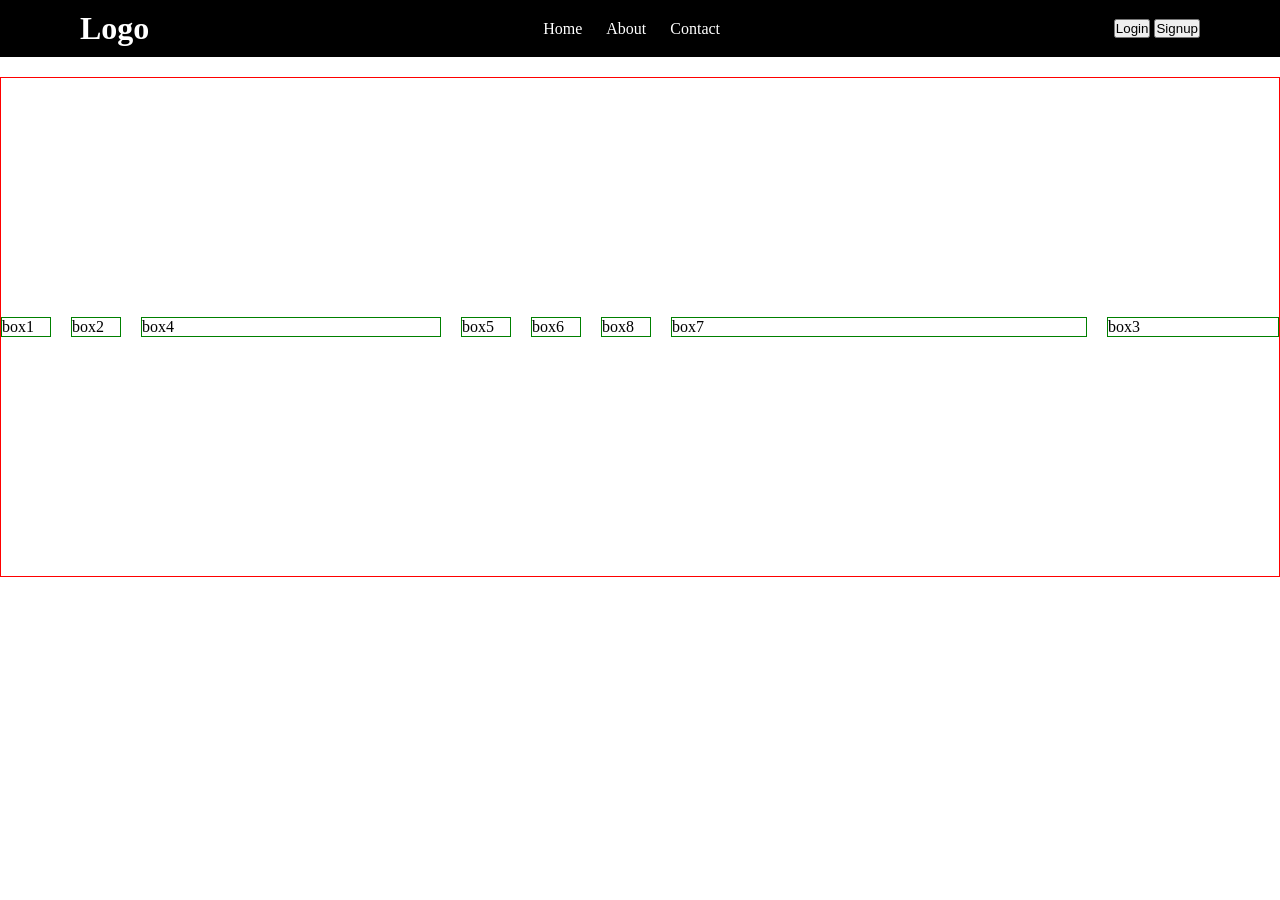
<file: flex.html>
<!DOCTYPE html>
<html lang="en">
<head>
    <meta charset="UTF-8">
    <meta name="viewport" content="width=device-width, initial-scale=1.0">
    <title>Flexbox</title>
    <style>
        *{
            margin: 0;
            padding: 0;
            box-sizing: border-box;
        }
        .container{
            display: flex;
            /* flex-direction: column-reverse; */
            gap: 20px;
            /* justify-content: space-between; */
            /* justify-content: space-around; */
            /* justify-content: space-evenly; */
            /* justify-content: center; */
            align-items: center;
            /* align-items: flex-start; */
            /* align-items: flex-end; */

            height: 500px;
            border: 1px solid red;
            /* flex-wrap: wrap; */
            
        }
        .box{
            /* height: 200px; */
            width: 50px;
            border: 1px solid green;

        }
        .mini{
            display: flex;
        }

        .navbar{
            display: flex;
            justify-content: space-between;
        align-items: center;
        background-color: black;
        color: white;
            padding: 10px 80px;
            margin-bottom: 20px;

        }

        .nav-items{
            display: flex;
        gap: 24px;

        }

        #box7{
            order: 1;
            flex-grow: 3;

        }

        #box4{
            flex-basis: 300px;
        }

        #box3{
            order: 2;
            flex-grow: 1;
        }
        #box2{
            flex-shrink: 4;

        }
    </style>
</head>

<body>
    <div class="navbar">
        <h1>Logo</h1>
        <div class="nav-items">
            <div>Home</div>
            <div>About</div>
            <div>Contact</div>
        </div>
        <div>
            <button>Login</button>
            <button>Signup</button>
        </div>
     


       </div>

       <div class="container">
        <div class="box" id="box1">box1</div>
        <div class="box" id="box2">box2</div>
        <div class="box" id="box3">box3</div>
        <div class="box" id="box4">box4</div>
        <div class="box" id="box5">box5</div>
        <div class="box" id="box6">box6</div>
        <div class="box" id="box7">box7</div>
        <div class="box" id="box8">box8</div>
       </div>
        
    </div>
</body>
</html>
</file>
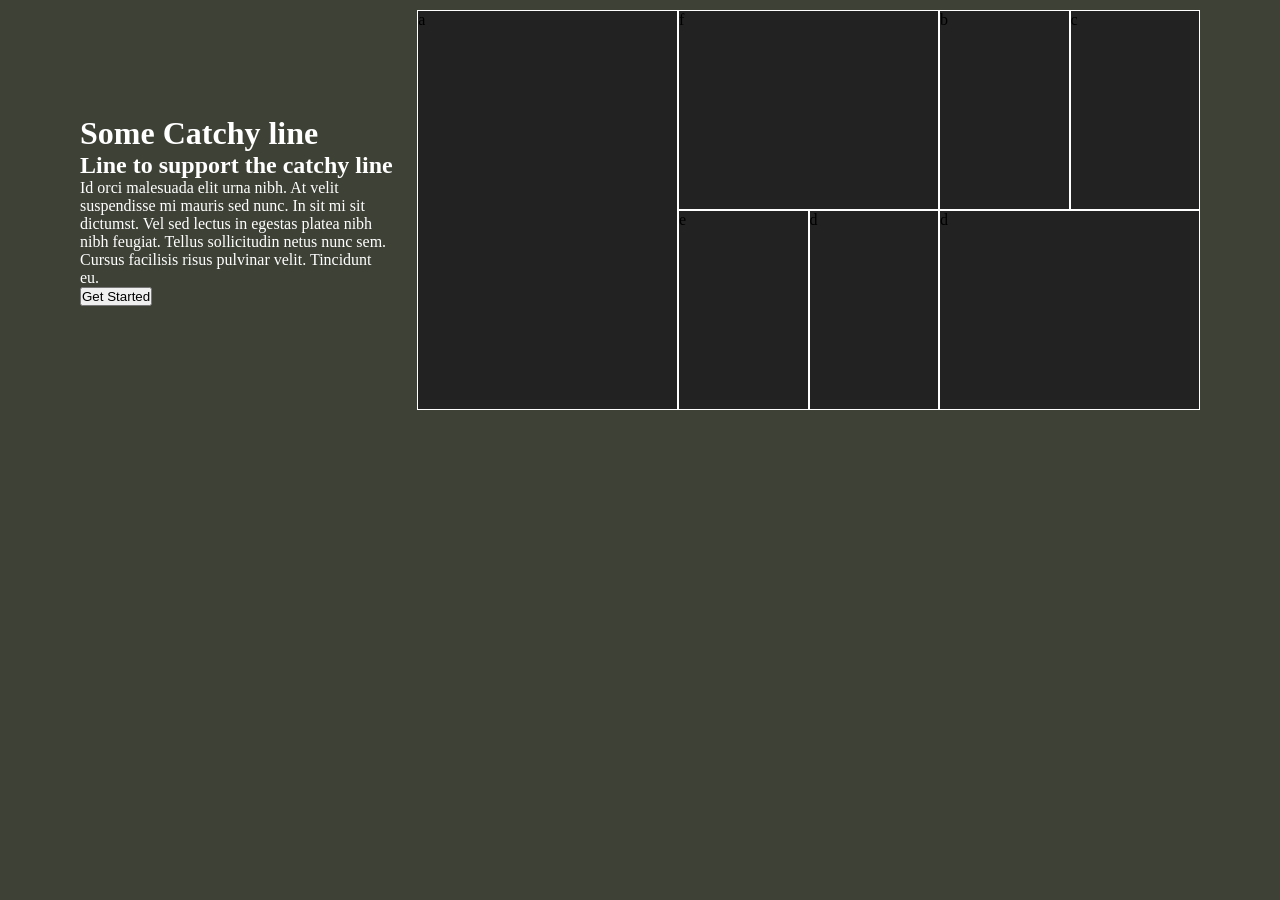
<file: grid2.html>
<!DOCTYPE html>
<html lang="en">
<head>
    <meta charset="UTF-8">
    <meta name="viewport" content="width=device-width, initial-scale=1.0">
    <title>Advanced Grid</title>
    <link rel="stylesheet" href="./grid2.css">


</head>
<body>

    <div class="main">
         <div class="textarea">
            <h1>Some Catchy line</h1>
            <h2>Line to support the catchy line</h2>
<p>
    Id orci malesuada elit urna nibh. At velit suspendisse mi mauris sed nunc. In sit mi sit dictumst. Vel sed lectus in egestas platea nibh nibh feugiat. Tellus sollicitudin netus nunc sem. Cursus facilisis risus pulvinar velit. Tincidunt eu.
</p>            <button>Get Started</button>
        </div>
        <div class="container">
   <div class="box row-span col-span" style="background-image: url('https://images.pexels.com/photos/33037630/pexels-photo-33037630.jpeg');">a</div>
         <div class="box col-span" style="background-image: url('https://images.pexels.com/photos/3131634/pexels-photo-3131634.jpeg');">f</div>
        <div class="box" style="background-image: url('https://images.pexels.com/photos/30555093/pexels-photo-30555093.jpeg');">b</div>
        <div class="box " style="background-image: url('https://images.pexels.com/photos/4390111/pexels-photo-4390111.jpeg');">c</div>
        <div class="box" style="background-image: url('https://images.pexels.com/photos/32533784/pexels-photo-32533784.jpeg');">e</div>
        <div class="box" style="background-image: url('https://images.pexels.com/photos/12393955/pexels-photo-12393955.jpeg');">d</div>
        <div class="box col-span" style="background-image: url('https://images.pexels.com/photos/12393955/pexels-photo-12393955.jpeg');">d</div>
   
</div>
    </div>
    

</body>
</html>
</file>
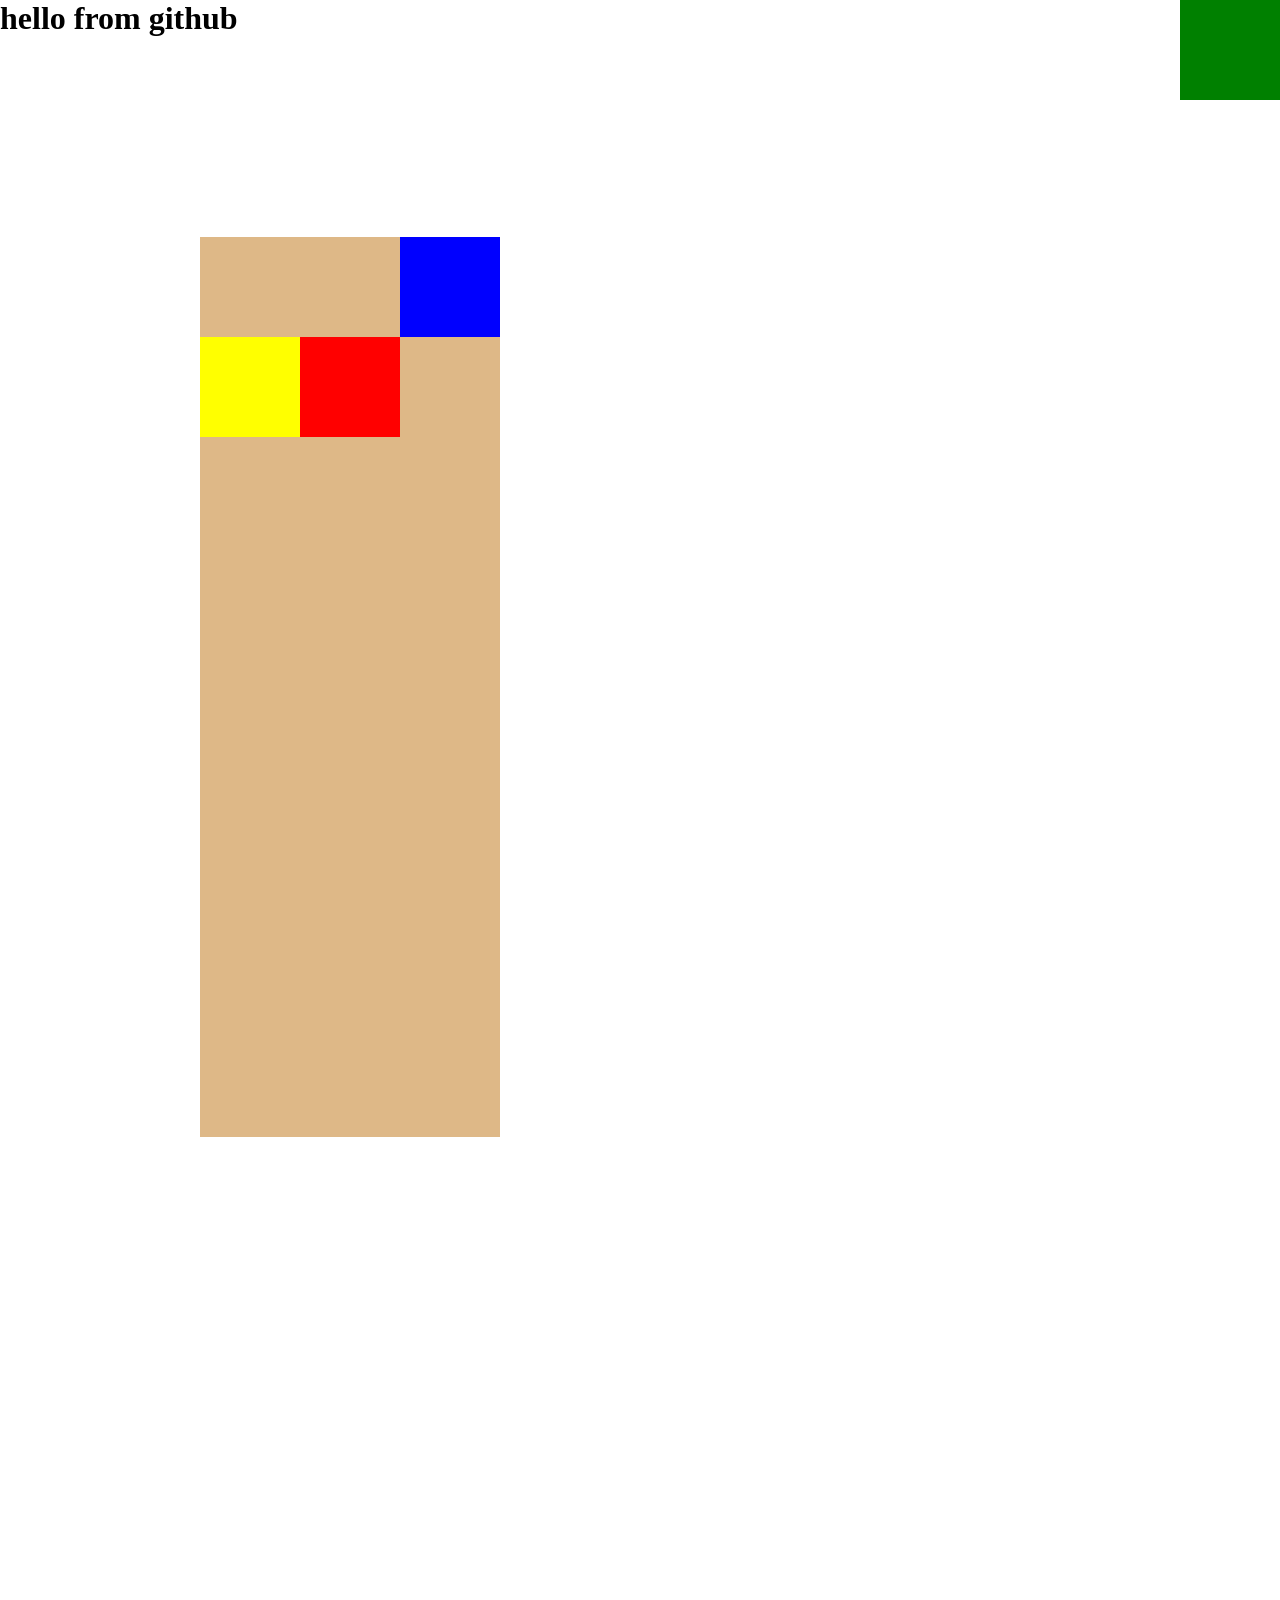
<file: positions.html>
<!DOCTYPE html>
<html lang="en">
<head>
    <meta charset="UTF-8">
    <meta name="viewport" content="width=device-width, initial-scale=1.0">
    <title>Css Positions</title>
    <style>
        *{
            margin: 0;
            padding: 0;
            box-sizing: border-box;
        }

        body{
            height: 300vh;
        }
        .container{
            margin: 200px;
            background-color: burlywood ;
            height: 900px;
            width: 300px;
            position: relative;
        }

        .box{
            height: 100px;
            width: 100px;
           
        }

        .redColor{
            background-color: red;
            position: relative;
            
          top: 100px;
          left: 100px;
         
         
        
        }
        .greenColor {
            background-color: green;
            position: fixed;
      top: 0;
      right: 0;
        }
        .blueColor{
            background-color: blue;
            position: absolute;
          top:0;
            right: 0;
        }
        .yellowColor{
            position: sticky;
            top:100px;
            background-color: yellow;
        }
      

    </style>
</head>


<body>
    <h1>hello from github</h1>
    <div class="container">
        <div class="box redColor"></div>
        <div class="box greenColor"></div>
        <div class="box blueColor"></div>
        <div class="box yellowColor"></div>

    </div>
</body>
</html>
</file>
<file: athena.css>
*{
    margin: 0;
    padding: 0;
    box-sizing: border-box; 
}

nav{
    display: flex;
    justify-content: space-between;
    padding: 20px 80px;
    height: 10vh;
    align-items: center;
}
.nav-items{
    display: flex;
    gap: 40px;
}
.hero{
    display: flex;
    justify-content: space-between;
    align-items: center;
    padding: 20px 80px;
    height: 90vh;
}
.hero .textarea{
    width: 40%;
}

.hero .imgarea{
  height: 450px;
  width: 450px;
  position: relative;
}

.cards{
    display: grid;
    /* justify-content: space-between; */
    grid-template-columns: repeat(3,1fr) ;
    grid-template-rows: 1fr 1fr;
    gap: 30px;
 }





.imgarea img{
    height: 100%;
    width: 100%;
    object-fit: cover;
    border-radius: 50%;
}
.yellow{
    background-color: #FED789;
    height: 80px;
    width: 80px;
    border-radius: 50%;
    position: absolute;
    left: 100px;
  bottom: -30px;
}
.nav-items div ,.nav-items a{
transition: all 2s ease-in-out;
}

.nav-items div:hover,.nav-items a:hover {
        background-color: black;
        color: white;
}

.card{
    /* width: 400px; */
    background-color: white;
    /* color: blue; */
    border: 1px solid #ECECEC;
    border-radius: 16px;
    box-shadow: 1px 1px 1px 1px #EDEDED;
    transition: all .7s ease-in-out;
    cursor: pointer;
}

.card:hover {
    transform: scale(1.05);
    background-color: black;
    color: white;
}
 
   .card img{
  width: 100%;
}


 .content{
    padding: 10px 20px;
 }

 .card h3{
    margin: 10px 0;
 }


 hr{
    margin: 10px 0;

 }

 .icons{
   color: red;
   font-size: 2px;
 }
 
 .featured{
    padding: 20px 80px;
 }

 


 /* @media (min-width :425px) {
    body{
        background-color: black;
        color: white;
    }
 }

 @media (min-width: 425px ) and (max-width:768px) {
      body{
        background-color: blue; 
         color: white; 
    }
 }

 @media (width>768px) {
    body{
        background-color: green;
    }
 } */

 .menu{
    display: none;
 }

@media screen and (min-width:600px) and (max-width:1024px) {
    .cards{
    grid-template-columns: 1fr 1fr;
}
}
 @media (max-width:768px) {
.hero .textarea {
    width: 100%;
}

.hero{
    flex-direction: column;
    gap: 32px;
    padding: 24px 40px;
}
.hero .imgarea{
    width: 350px;
}
.cards{
    grid-template-columns: 1fr;
}

.featured{
    padding: 24px 40px;
}

nav{
    display: none;
}
.menu{
    display: flex;
    justify-content: space-between;
    align-items: center;
    padding: 10px 40px;
}
}
</file>
<file: card.css>
@import url('https://fonts.googleapis.com/css2?family=Poppins:ital,wght@0,100;0,200;0,300;0,400;0,500;0,600;0,700;0,800;0,900;1,100;1,200;1,300;1,400;1,500;1,600;1,700;1,800;1,900&display=swap');
*{
    margin: 0;
    padding: 0;
    box-sizing: border-box;
 font-family: "Poppins", sans-serif;
}

body{
    background-color: #E5DEFF;
}

.card{
    width: 400px;
    margin: 20px auto;
    background-color: white;
    /* color: blue; */
}
 
   .card img{
  width: 100%;
}

/* .card h5,.card h3 {
    margin: 0 20px;
    
} */
 .content{
    padding: 10px 20px;
 }

 .card h3{
    margin: 10px 0;
 }


 hr{
    margin: 10px 0;

 }

 .icons{
   color: red;
   font-size: 2px;
 }
</file>
<file: style.css>
/* external css */

/* selector {
   property:value
} */

/* types of selector 
-> Id
-> Class
-> Elements (html elements) */

     /* ICE */
/* ->Universal selector */

*{
  border: 1px solid red; 
  
}


p {
  color: red;
}

.para{
   color: green  !important
}

#yell {
   color: yellow;
}

h1 {
  color: yellow;
}



.btnclass{
   background-color: green;
   color: white;

}

#btn{
   background-color: yellow;

}

button {
   background-color: brown !important
}


button{
   background-color: red;
}





.first{
   color: green;
}
</file>
<file: grid2.css>
*{
    margin: 0;
    padding: 0;
    box-sizing: border-box;
}
body{
    background-color: rgba(52, 56, 44, 0.948);
}

.container{
    display: grid;
    width: 100%;
    grid-auto-rows: 200px; 
    /* gap: 10px; */
    grid-template-columns: repeat(6,1fr);
   
}

.box{
    background-size: cover;
    background-position: center;
    background-color: #222;
    background-blend-mode: difference;
    transition: all .5s ease-in-out;
    border: 1px solid white;
}

.col-span{
grid-column: span 2 ;
}

.row-span{
    grid-row: span 2;
}

.box:hover{
    background-position: top;
    transform: translateY(-20px);
   
    background-color: rgba(255, 255, 255, 0.145);
}


.main{
    display: flex;
    gap: 24px;
    align-items: center;
    padding: 10px 80px;
}
.textarea{
    color: white;
    width: 40%;
}

@media screen and (max-width:768px){
    .main{
        flex-direction: column;
        gap: 40px;
        padding: 24px 40px;
        text-align: justify;
        
    }

    .main .textarea {
        width: 100%;
        
    }

    .container{
        grid-template-columns: 1fr;
    }
    .col-span{
        grid-column: span 1;
    }
    .row-span {
        grid-row: span 1;
    }
    
}
</file>
